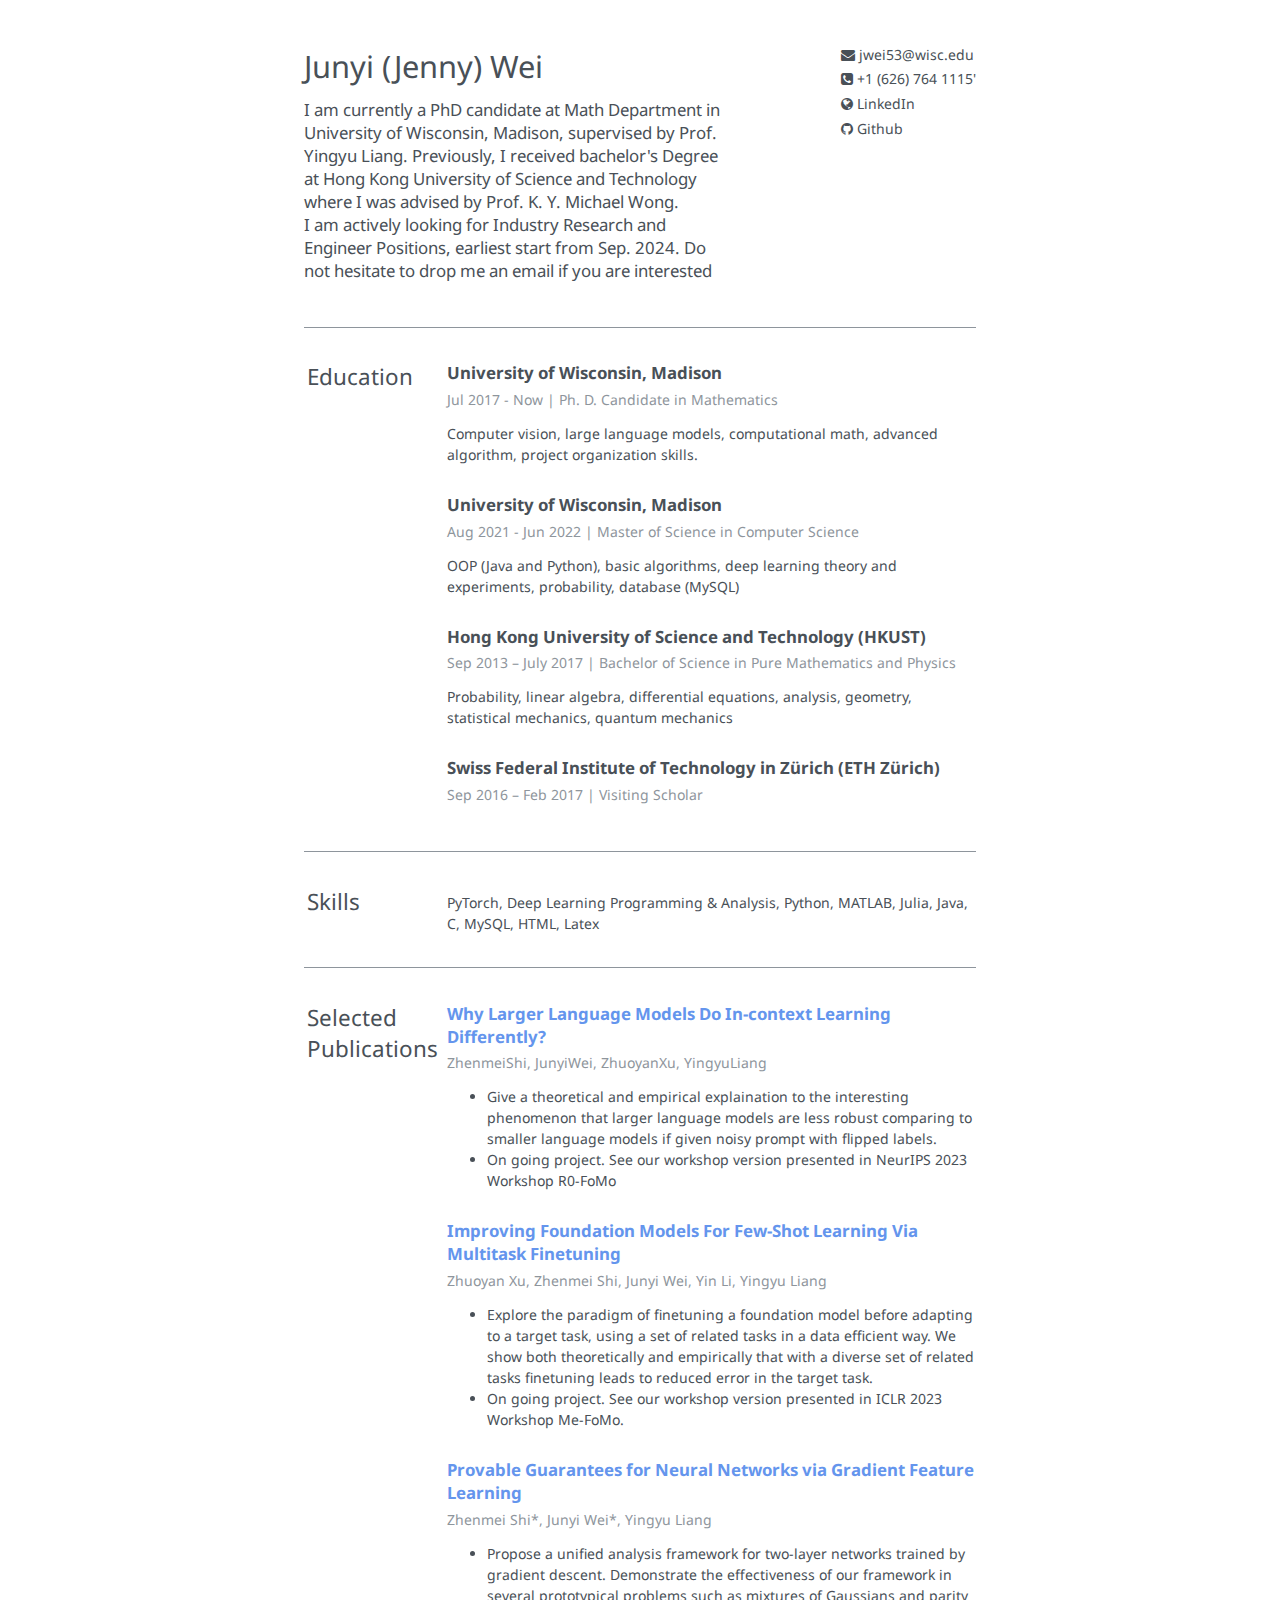
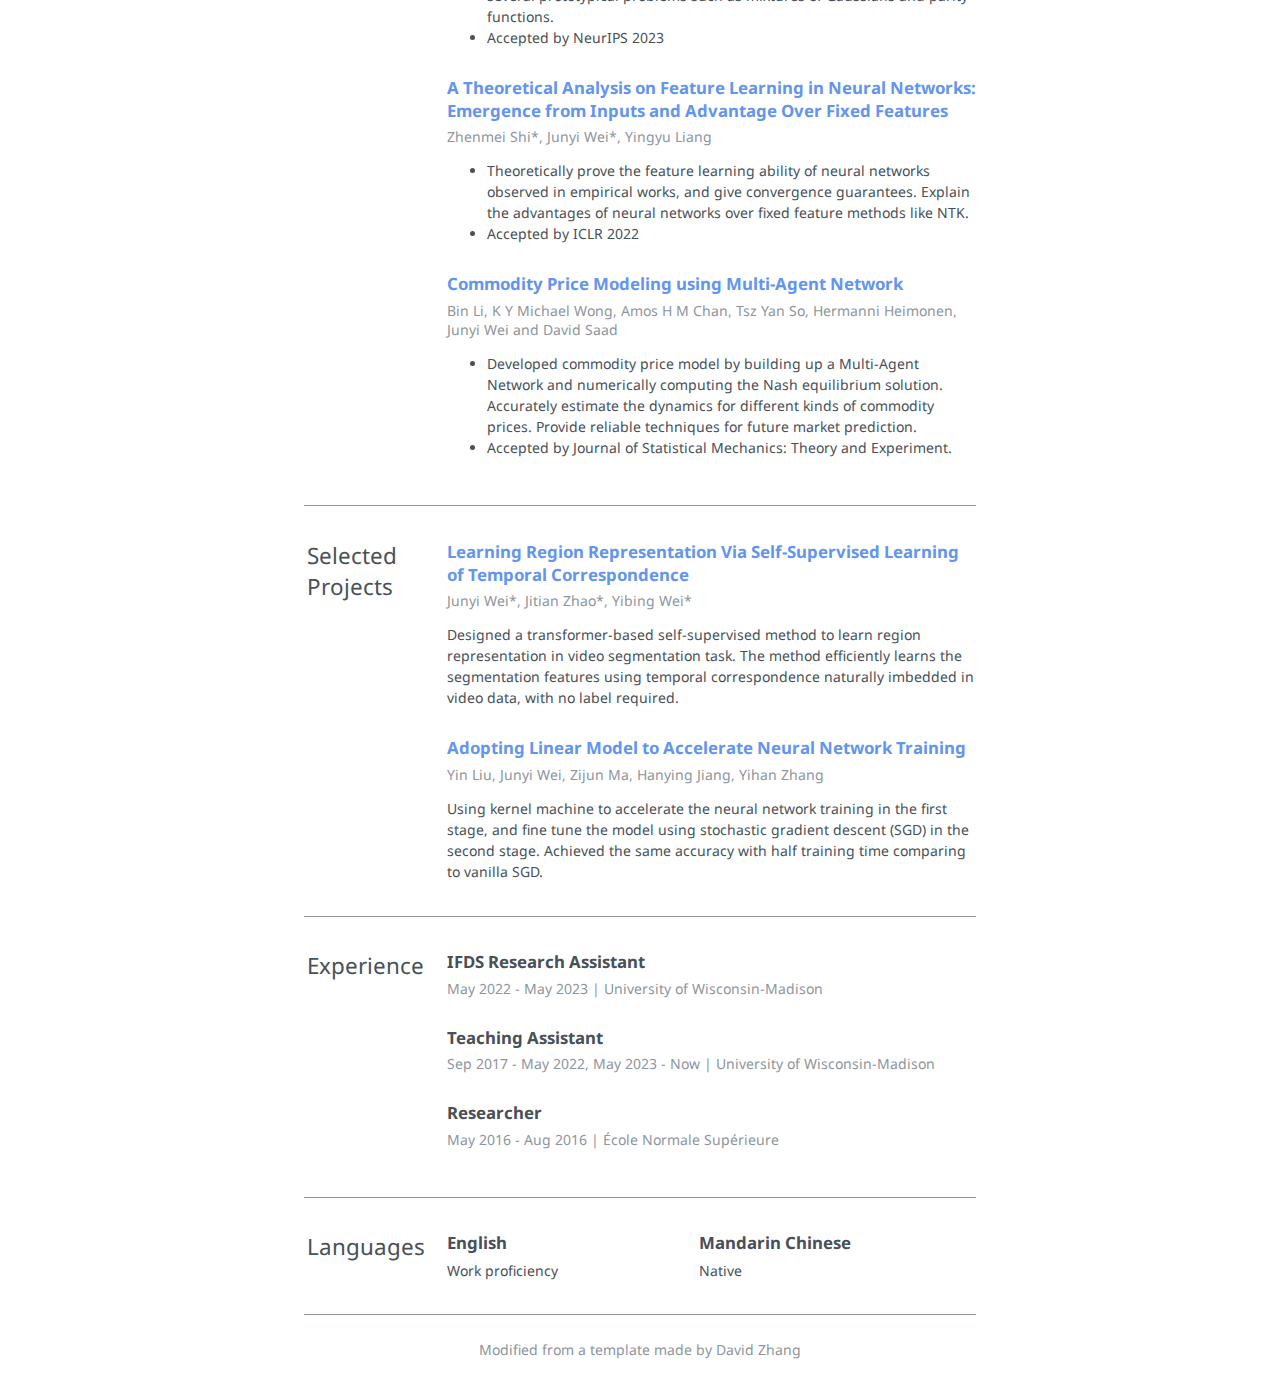
<file: index.html>
<!DOCTYPE html>
<html>
    <head>
    <title>Résumé</title>
    <meta charset="UTF-8">
    <meta name="viewport" content="width=device-width, initial-scale=1">
    <link href="https://fonts.googleapis.com/css?family=Noto+Sans" rel="stylesheet">
    <link href="https://maxcdn.bootstrapcdn.com/font-awesome/4.7.0/css/font-awesome.min.css" rel="stylesheet">
    <link rel="stylesheet" href="/assets/css/resume.css">
  </head>

  <body>
      <div class="container">
      <header>
        <div class="name-wrapper">
          <div id="fullname" class="title">
            Junyi (Jenny) Wei
          </div>
          <div id="jobtitle" class="sub-title">
            I am currently a PhD candidate at Math Department in University of Wisconsin, Madison, supervised by Prof. Yingyu Liang. Previously, I received bachelor's Degree at Hong Kong University of Science and Technology where I was advised by Prof. K. Y. Michael Wong. <br> I am actively looking for Industry Research and Engineer Positions, earliest start from Sep. 2024. Do not hesitate to drop me an email if you are interested
          </div>
        </div>
        <div id="contact" class="contact">
          
          <div class="contact-item">
            
            <i class="fa fa-envelope aria-hidden="true></i> jwei53@wisc.edu
            
          </div>
          
          <div class="contact-item">
            
            <i class="fa fa-phone-square aria-hidden="true></i> +1 (626) 764 1115'
            
          </div>
          
          <div class="contact-item">
            
            <a href="https://www.linkedin.com/in/junyi-jenny-wei-04ba979b/">
            
            <i class="fa fa-globe aria-hidden="true></i> LinkedIn
            
            </a>
            
          </div>
          
          <div class="contact-item">
            
            <a href="https://github.com/jweiae">
            
            <i class="fa fa-github aria-hidden="true></i> Github
            
            </a>
            
          </div>
          
        </div>
      </header>

      <section id="education">
        <div class="section-title">
          Education
        </div>
        <div class="section-content">
          
          <div class="block">
            <div class="block-title">
              University of Wisconsin, Madison
            </div>
            <div class="block-subtitle">
              Jul 2017 - Now | Ph. D. Candidate in Mathematics
            </div>
            <div class="block-content">
              Computer vision, large language models, computational math, advanced algorithm, project organization skills.
            </div>
          </div>
          
          <div class="block">
            <div class="block-title">
              University of Wisconsin, Madison
            </div>
            <div class="block-subtitle">
              Aug 2021 - Jun 2022 | Master of Science in Computer Science
            </div>
            <div class="block-content">
              OOP (Java and Python), basic algorithms, deep learning theory and experiments, probability, database (MySQL)
            </div>
          </div>
          
          <div class="block">
            <div class="block-title">
              Hong Kong University of Science and Technology (HKUST)
            </div>
            <div class="block-subtitle">
              Sep 2013 – July 2017 | Bachelor of Science in Pure Mathematics and Physics
            </div>
            <div class="block-content">
              Probability, linear algebra, differential equations, analysis, geometry, statistical mechanics, quantum mechanics
            </div>
          </div>
          
          <div class="block">
            <div class="block-title">
              Swiss Federal Institute of Technology in Zürich (ETH Zürich)
            </div>
            <div class="block-subtitle">
              Sep 2016 – Feb 2017 | Visiting Scholar
            </div>
            <div class="block-content">
              
            </div>
          </div>
          
        </div>
      </section>

      <section id="skills">
        <div class="section-title">
          Skills
        </div>
        <div class="section-content">
          
          <div class="block">
            <div class="block-title">
              
            </div>
            <div class="block-content">
              PyTorch, Deep Learning Programming & Analysis, Python, MATLAB, Julia, Java, C, MySQL, HTML, Latex
            </div>
          </div>
          
        </div>
      </section>

      

      <section id="publications">
        <div class="section-title">
          Selected Publications
        </div>
        <div class="section-content">
          
          <div class="block">
            <div class="block-title" style="color:#6495ED"><a href="https://openreview.net/forum?id=2J8xnFLMgF&referrer=%5BAuthor%20Console%5D(%2Fgroup%3Fid%3DNeurIPS.cc%2F2023%2FWorkshop%2FR0-FoMo%2FAuthors%23your-submissions)">
              Why Larger Language Models Do In-context Learning Differently?
            </a>
            </div>
            <div class="block-subtitle">
              ZhenmeiShi, JunyiWei, ZhuoyanXu, YingyuLiang
            </div>
            <div class="block-content">
              <ul><li>Give a theoretical and empirical explaination to the interesting phenomenon that larger language models are less robust  comparing to smaller language models if given noisy prompt with flipped labels.</li> <li>On going project. See our workshop version presented in NeurIPS 2023 Workshop R0-FoMo</li></ul>
            </div>
          </div>
          
          <div class="block">
            <div class="block-title" style="color:#6495ED"><a href="https://openreview.net/forum?id=szNb8Hp3d3">
              Improving Foundation Models For Few-Shot Learning Via Multitask Finetuning
            </a>
            </div>
            <div class="block-subtitle">
              Zhuoyan Xu, Zhenmei Shi, Junyi Wei, Yin Li, Yingyu Liang
            </div>
            <div class="block-content">
              <ul><li>Explore the paradigm of finetuning a foundation model before adapting to a target task, using a set of related tasks in a data efficient way. We show both theoretically and empirically that with a diverse set of related tasks finetuning leads to reduced error in the target task.</li> <li>On going project. See our workshop version presented in ICLR 2023 Workshop Me-FoMo.</li></ul>
            </div>
          </div>
          
          <div class="block">
            <div class="block-title" style="color:#6495ED"><a href="https://openreview.net/forum?id=5F04bU79eK">
              Provable Guarantees for Neural Networks via Gradient Feature Learning
            </a>
            </div>
            <div class="block-subtitle">
              Zhenmei Shi*, Junyi Wei*, Yingyu Liang
            </div>
            <div class="block-content">
              <ul><li>Propose a unified analysis framework for two-layer networks trained by gradient descent. Demonstrate the effectiveness of our framework in several prototypical problems such as mixtures of Gaussians and parity functions.</li> <li>Accepted by NeurIPS 2023</li></ul>
            </div>
          </div>
          
          <div class="block">
            <div class="block-title" style="color:#6495ED"><a href="https://openreview.net/forum?id=wMpS-Z_AI_E">
              A Theoretical Analysis on Feature Learning in Neural Networks&#58; Emergence from Inputs and Advantage Over Fixed Features
            </a>
            </div>
            <div class="block-subtitle">
              Zhenmei Shi*, Junyi Wei*, Yingyu Liang
            </div>
            <div class="block-content">
              <ul><li>Theoretically prove the feature learning ability of neural networks observed in empirical works, and give convergence guarantees. Explain the advantages of neural networks over fixed feature methods like NTK. </li> <li>Accepted by ICLR 2022</li></ul>
            </div>
          </div>
          
          <div class="block">
            <div class="block-title" style="color:#6495ED"><a href="https://iopscience.iop.org/article/10.1088/1742-5468/aa933a/meta">
              Commodity Price Modeling using Multi-Agent Network
            </a>
            </div>
            <div class="block-subtitle">
              Bin Li, K Y Michael Wong, Amos H M Chan, Tsz Yan So, Hermanni Heimonen, Junyi Wei and David Saad
            </div>
            <div class="block-content">
              <ul><li>Developed commodity price model by building up a Multi-Agent Network and numerically computing the Nash equilibrium solution. Accurately estimate the dynamics for different kinds of commodity prices. Provide reliable techniques for future market prediction. </li> <li>Accepted by Journal of Statistical Mechanics&#58; Theory and Experiment.</li></ul>
            </div>
          </div>
          
        </div>
      </section>

      <section id="projects">
        <div class="section-title">
          Selected Projects
        </div>
        <div class="section-content">
          
          <div class="block">
            <div class="block-title" style="color:#6495ED"><a href="https://drive.google.com/file/d/1jdJD3BP-ud7KiFMVnCop5nZA-n_GoGH7/view">
              Learning Region Representation Via Self-Supervised Learning of Temporal Correspondence
            </a>
            </div>
            <div class="block-subtitle">
              Junyi Wei*, Jitian Zhao*, Yibing Wei*
            </div>
            <div class="block-content">
              Designed a transformer-based self-supervised method to learn region representation in video segmentation task. The method efficiently learns the segmentation features using temporal correspondence naturally imbedded in video data, with no label required.
            </div>
          </div>
          
          <div class="block">
            <div class="block-title" style="color:#6495ED"><a href="https://pages.cs.wisc.edu/~zijun/Linear_Model.pdf">
              Adopting Linear Model to Accelerate Neural Network Training
            </a>
            </div>
            <div class="block-subtitle">
              Yin Liu, Junyi Wei, Zijun Ma, Hanying Jiang, Yihan Zhang
            </div>
            <div class="block-content">
              Using kernel machine to accelerate the neural network training in the first stage, and fine tune the model using stochastic gradient descent (SGD) in the second stage. Achieved the same accuracy with half training time comparing to vanilla SGD.
            </div>
          </div>
          
        </div>
      </section>
      <section id="experience">
        <div class="section-title">
          Experience
        </div>
        <div class="section-content">
          
          <div class="block">
            <div class="block-title">
              IFDS Research Assistant
            </div>
            <div class="block-subtitle">
              May 2022 - May 2023 | University of Wisconsin-Madison
            </div>
            <div class="block-content">
              
            </div>
          </div>
          
          <div class="block">
            <div class="block-title">
              Teaching Assistant
            </div>
            <div class="block-subtitle">
              Sep 2017 - May 2022, May 2023 - Now | University of Wisconsin-Madison
            </div>
            <div class="block-content">
              
            </div>
          </div>
          
          <div class="block">
            <div class="block-title">
              Researcher
            </div>
            <div class="block-subtitle">
              May 2016 - Aug 2016 | École Normale Supérieure
            </div>
            <div class="block-content">
              
            </div>
          </div>
          
        </div>
      </section>

      <section id="languages">
        <div class="section-title">
          Languages
        </div>
        <div class="section-content section-flex">
          
          <div class="block block-square">
            <div class="block-title">
              English
            </div>
            <div class="block-content">
              Work proficiency
            </div>
          </div>
          
          <div class="block block-square">
            <div class="block-title">
              Mandarin Chinese
            </div>
            <div class="block-content">
              Native
            </div>
          </div>
          
        </div>
      </section>
    </div>

      <footer>
      Modified from a template made by <a href="https://github.com/crispgm/resume">David Zhang</a>
    </footer>

  </body>
</html>
</file>
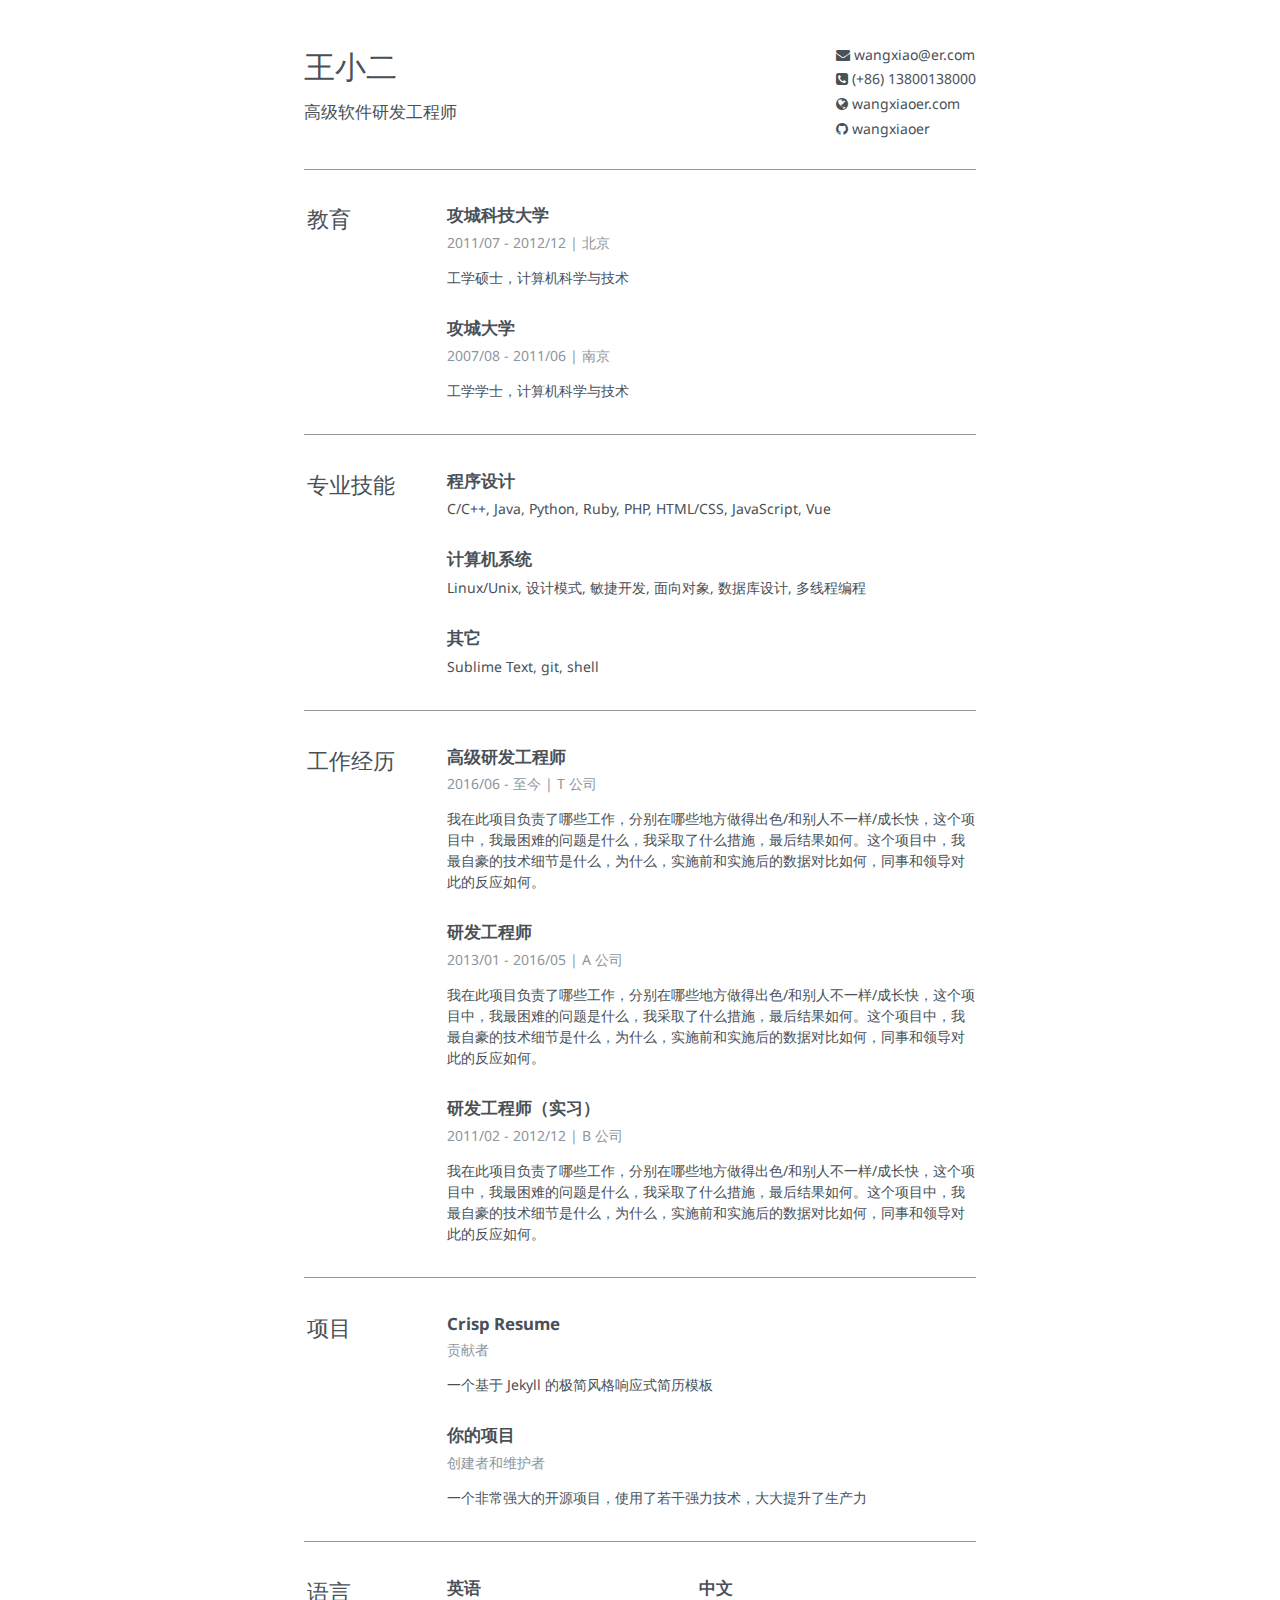
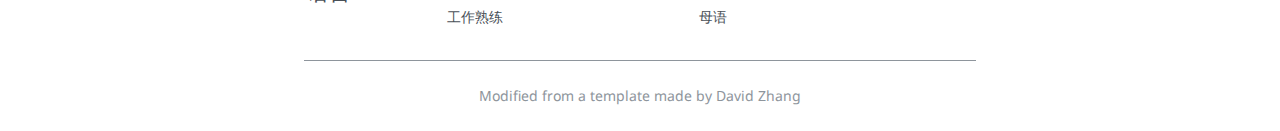
<file: resume_zh-CN.html>
<!DOCTYPE html>
<html>
    <head>
    <title>Résumé</title>
    <meta charset="UTF-8">
    <meta name="viewport" content="width=device-width, initial-scale=1">
    <link href="https://fonts.googleapis.com/css?family=Noto+Sans" rel="stylesheet">
    <link href="https://maxcdn.bootstrapcdn.com/font-awesome/4.7.0/css/font-awesome.min.css" rel="stylesheet">
    <link rel="stylesheet" href="/assets/css/resume.css">
  </head>

  <body>
      <div class="container">
      <header>
        <div class="name-wrapper">
          <div id="fullname" class="title">
            王小二
          </div>
          <div id="jobtitle" class="sub-title">
            高级软件研发工程师
          </div>
        </div>
        <div id="contact" class="contact">
          
          <div class="contact-item">
            
            <i class="fa fa-envelope aria-hidden="true></i> wangxiao@er.com
            
          </div>
          
          <div class="contact-item">
            
            <i class="fa fa-phone-square aria-hidden="true></i> (+86) 13800138000
            
          </div>
          
          <div class="contact-item">
            
            <a href="https://crispgm.github.io/resume/resume_zh-CN.html">
            
            <i class="fa fa-globe aria-hidden="true></i> wangxiaoer.com
            
            </a>
            
          </div>
          
          <div class="contact-item">
            
            <a href="https://github.com/crispgm/resume">
            
            <i class="fa fa-github aria-hidden="true></i> wangxiaoer
            
            </a>
            
          </div>
          
        </div>
      </header>

      <section id="education">
        <div class="section-title">
          教育
        </div>
        <div class="section-content">
          
          <div class="block">
            <div class="block-title">
              攻城科技大学
            </div>
            <div class="block-subtitle">
              2011/07 - 2012/12 | 北京
            </div>
            <div class="block-content">
              工学硕士，计算机科学与技术
            </div>
          </div>
          
          <div class="block">
            <div class="block-title">
              攻城大学
            </div>
            <div class="block-subtitle">
              2007/08 - 2011/06 | 南京
            </div>
            <div class="block-content">
              工学学士，计算机科学与技术
            </div>
          </div>
          
        </div>
      </section>

      <section id="skills">
        <div class="section-title">
          专业技能
        </div>
        <div class="section-content">
          
          <div class="block">
            <div class="block-title">
              程序设计
            </div>
            <div class="block-content">
              C/C++, Java, Python, Ruby, PHP, HTML/CSS, JavaScript, Vue
            </div>
          </div>
          
          <div class="block">
            <div class="block-title">
              计算机系统
            </div>
            <div class="block-content">
              Linux/Unix, 设计模式, 敏捷开发, 面向对象, 数据库设计, 多线程编程
            </div>
          </div>
          
          <div class="block">
            <div class="block-title">
              其它
            </div>
            <div class="block-content">
              Sublime Text, git, shell
            </div>
          </div>
          
        </div>
      </section>

      <section id="experience">
        <div class="section-title">
          工作经历
        </div>
        <div class="section-content">
          
          <div class="block">
            <div class="block-title">
              高级研发工程师
            </div>
            <div class="block-subtitle">
              2016/06 - 至今 | T 公司
            </div>
            <div class="block-content">
              我在此项目负责了哪些工作，分别在哪些地方做得出色/和别人不一样/成长快，这个项目中，我最困难的问题是什么，我采取了什么措施，最后结果如何。这个项目中，我最自豪的技术细节是什么，为什么，实施前和实施后的数据对比如何，同事和领导对此的反应如何。
            </div>
          </div>
          
          <div class="block">
            <div class="block-title">
              研发工程师
            </div>
            <div class="block-subtitle">
              2013/01 - 2016/05 | A 公司
            </div>
            <div class="block-content">
              我在此项目负责了哪些工作，分别在哪些地方做得出色/和别人不一样/成长快，这个项目中，我最困难的问题是什么，我采取了什么措施，最后结果如何。这个项目中，我最自豪的技术细节是什么，为什么，实施前和实施后的数据对比如何，同事和领导对此的反应如何。
            </div>
          </div>
          
          <div class="block">
            <div class="block-title">
              研发工程师（实习）
            </div>
            <div class="block-subtitle">
              2011/02 - 2012/12 | B 公司
            </div>
            <div class="block-content">
              我在此项目负责了哪些工作，分别在哪些地方做得出色/和别人不一样/成长快，这个项目中，我最困难的问题是什么，我采取了什么措施，最后结果如何。这个项目中，我最自豪的技术细节是什么，为什么，实施前和实施后的数据对比如何，同事和领导对此的反应如何。
            </div>
          </div>
          
        </div>
      </section>

      <section id="projects">
        <div class="section-title">
          项目
        </div>
        <div class="section-content">
          
          <div class="block">
            <div class="block-title">
              Crisp Resume
            </div>
            <div class="block-subtitle">
              贡献者
            </div>
            <div class="block-content">
              一个基于 Jekyll 的极简风格响应式简历模板
            </div>
          </div>
          
          <div class="block">
            <div class="block-title">
              你的项目
            </div>
            <div class="block-subtitle">
              创建者和维护者
            </div>
            <div class="block-content">
              一个非常强大的开源项目，使用了若干强力技术，大大提升了生产力
            </div>
          </div>
          
        </div>
      </section>

      <section id="languages">
        <div class="section-title">
          语言
        </div>
        <div class="section-content section-flex">
          
          <div class="block block-square">
            <div class="block-title">
              英语
            </div>
            <div class="block-content">
              工作熟练
            </div>
          </div>
          
          <div class="block block-square">
            <div class="block-title">
              中文
            </div>
            <div class="block-content">
              母语
            </div>
          </div>
          
        </div>
      </section>
    </div>

      <footer>
      Modified from a template made by <a href="https://github.com/crispgm/resume">David Zhang</a>
    </footer>

  </body>
</html>
</file>
<file: assets/css/resume.css>
/*
 * Theme of Crisp Minimal Resume
 * Copyright (c) David Zhang, 2019
 */
html {
  width: 100%;
  font-size: 14px; }

body {
  text-align: center;
  width: 100%;
  font-family: "Noto Sans", "Segoe UI", Roboto, Helvetica, "Hiragino Sans GB", "Microsoft Yahei", sans-serif;
  -webkit-font-smoothing: antialiased;
  font-size: 1rem;
  margin: 0;
  color: #495057;
  background-color: #fff; }

a {
  text-decoration: none;
  color: inherit; }
  a:hover {
    text-decoration: underline; }

.container {
  margin-left: auto;
  margin-right: auto;
  margin-bottom: 1rem;
  max-width: 48rem;
  text-align: left; }

@media screen and (max-width: 48rem) {
  html {
    font-size: 12px; }

  .container {
    padding-left: .4rem;
    padding-right: .4rem; } }
@media print {
  html {
    font-size: 12px; }

  .print {
    display: none; } }
header {
  display: flex;
  justify-content: space-between;
  border-bottom: 0.1rem solid #8e959c;
  padding-top: 2.2rem;
  padding-bottom: 2.2rem; }

.name-wrapper {
  padding-top: 1rem;
  padding-bottom: 1rem;
  width: 420px; }

.title {
  font-size: 2.2rem; }

.sub-title {
  font-size: 1.2rem;
  margin-top: .8rem; }

.contact {
  font-size: 1rem;
  padding-top: 1rem; }

.contact-item {
  margin-top: .4rem; }
  .contact-item:nth-child(1) {
    margin-top: 0; }
  .contact-item:a {
    color: inherit;
    text-decoration: none; }

@media screen and (max-width: 48rem) {
  header {
    display: block;
    padding-bottom: 1rem; }

  .name-wrapper {
    text-align: center;
    padding-bottom: 2rem; }

  .contact {
    padding-top: 1rem;
    border-top: 0.1rem solid #8e959c; }

  .contact-item {
    padding-top: .2rem;
    padding-left: .4rem; } }
section {
  display: flex;
  padding-top: 2.4rem;
  padding-bottom: 2.4rem;
  padding-left: .2rem;
  border-bottom: 0.1rem solid #8e959c;
  hyphens: auto; }

.section-title {
  font-size: 1.6rem;
  text-align: left;
  min-width: 10rem; }

.section-flex {
  display: flex;
  flex-wrap: wrap; }

.block {
  margin-bottom: 2rem; }
  .block:last-child {
    margin-bottom: 0; }

.block-square {
  width: 18rem; }
  .block-square:nth-last-child(2) {
    margin-bottom: 0; }

.block-title {
  font-size: 1.2rem;
  margin-bottom: .4rem;
  font-weight: bold; }

.block-subtitle {
  font-size: 1rem;
  margin-bottom: 1rem;
  color: #8e959c; }

.block-content {
  font-size: 1rem;
  line-height: 1.5; }

@media screen and (max-width: 48rem) {
  section {
    display: block;
    padding-top: 2rem;
    padding-bottom: 2rem; }

  .section-title {
    text-align: center;
    margin-bottom: 2rem; }

  .section-flex {
    display: block; }

  .block-square:nth-last-child(2) {
    margin-bottom: 2rem; } }
footer {
  color: #8e959c;
  font-size: 1rem;
  min-height: 3rem;
  line-height: 3rem;
  margin-top: 1rem;
  margin-bottom: 1rem; }
</file>
